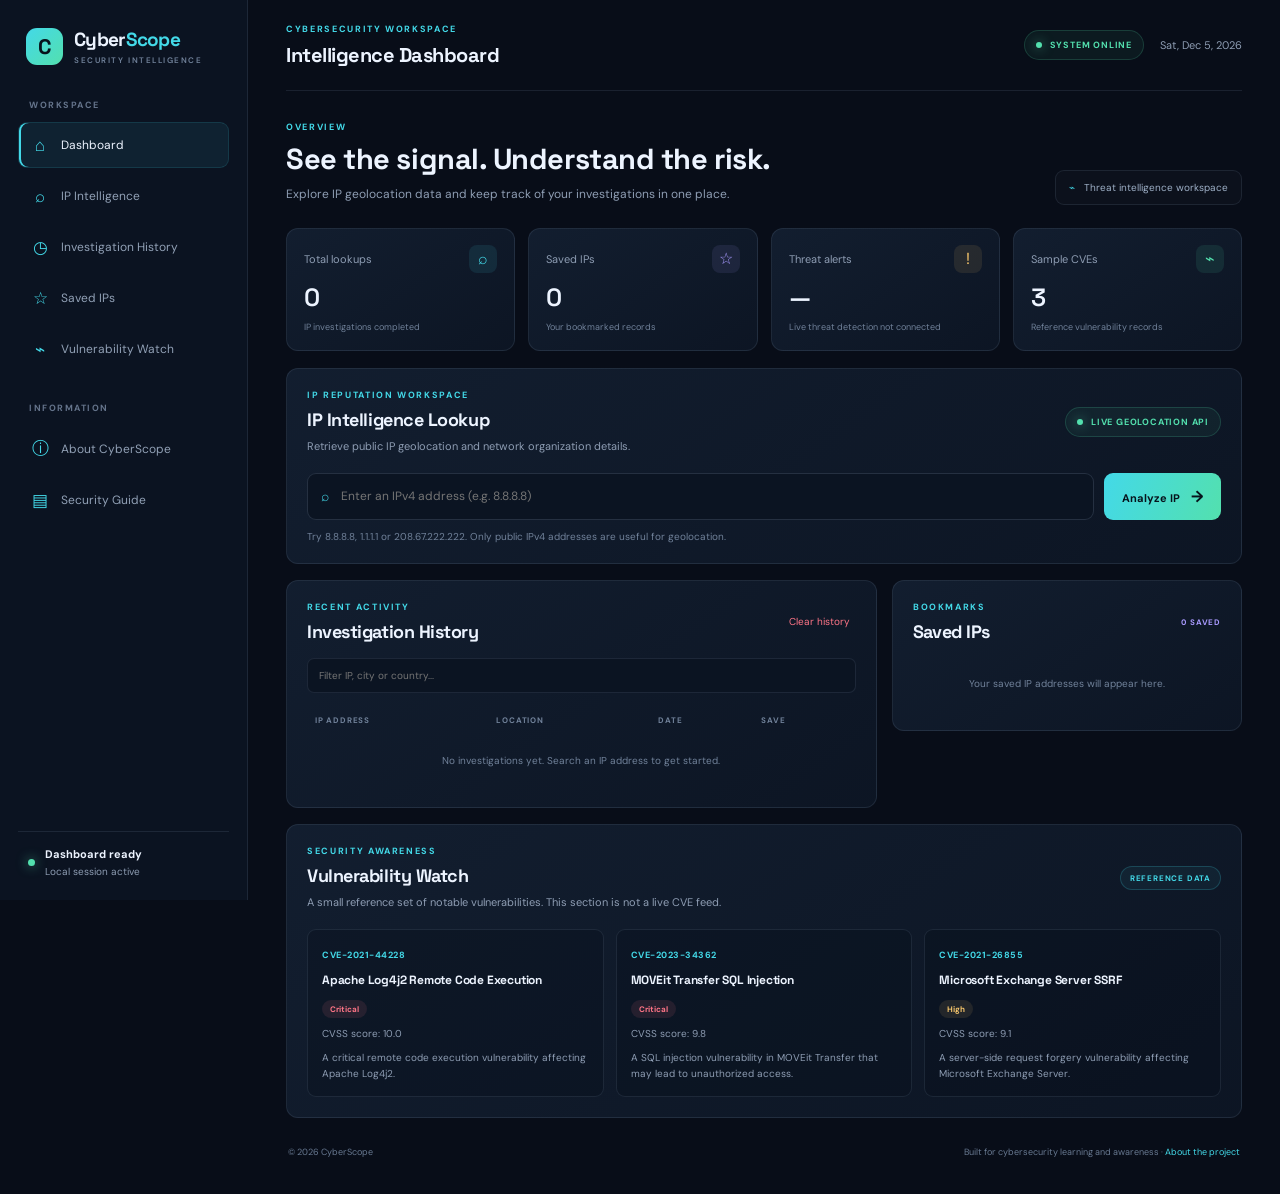
<file: index.html>
<!DOCTYPE html>
<html lang="en">
<head>
  <meta charset="UTF-8">
  <meta name="viewport" content="width=device-width, initial-scale=1.0">
  <meta name="description" content="CyberScope — a cybersecurity intelligence dashboard for IP geolocation and security awareness.">
  <title>CyberScope | Intelligence Dashboard</title>
  <link rel="preconnect" href="https://fonts.googleapis.com">
  <link rel="preconnect" href="https://fonts.gstatic.com" crossorigin>
  <link href="https://fonts.googleapis.com/css2?family=DM+Sans:wght@400;500;600;700&family=Space+Grotesk:wght@400;500;600;700&display=swap" rel="stylesheet">
  <link rel="stylesheet" href="style.css">
  <script src="script.js" defer></script>
</head>
<body>
<div class="app-shell">
  <aside class="sidebar" id="sidebar">
    <a class="brand" href="index.html"><span class="brand-mark">C</span><span>Cyber<span class="brand-accent">Scope</span><small>SECURITY INTELLIGENCE</small></span></a>
    <div class="side-label">WORKSPACE</div>
    <nav class="side-nav">
      <a class="nav-link active" href="index.html"><span class="nav-icon">⌂</span>Dashboard</a>
      <a class="nav-link" href="#lookup"><span class="nav-icon">⌕</span>IP Intelligence</a>
      <a class="nav-link" href="#history"><span class="nav-icon">◷</span>Investigation History</a>
      <a class="nav-link" href="#favorites"><span class="nav-icon">☆</span>Saved IPs</a>
      <a class="nav-link" href="#vulnerabilities"><span class="nav-icon">⌁</span>Vulnerability Watch</a>
    </nav>
    <div class="side-label side-label-spaced">INFORMATION</div>
    <nav class="side-nav">
      <a class="nav-link" href="about.html"><span class="nav-icon">ⓘ</span>About CyberScope</a>
      <a class="nav-link" href="guide.html"><span class="nav-icon">▤</span>Security Guide</a>
    </nav>
    <div class="sidebar-bottom">
      <div class="status-dot"></div>
      <div><strong>Dashboard ready</strong><small>Local session active</small></div>
    </div>
  </aside>

  <main class="main-content">
    <header class="topbar">
      <div class="topbar-left">
        <button class="mobile-menu" id="mobile-menu" aria-label="Open navigation">☰</button>
        <div><div class="eyebrow">CYBERSECURITY WORKSPACE</div><h1>Intelligence Dashboard</h1></div>
      </div>
      <div class="topbar-right"><span class="live-indicator"><i></i> SYSTEM ONLINE</span><span class="date-label" id="current-date"></span></div>
    </header>

    <section class="welcome-row">
      <div><p class="eyebrow">OVERVIEW</p><h2>See the signal. Understand the risk.</h2><p class="muted">Explore IP geolocation data and keep track of your investigations in one place.</p></div>
      <div class="welcome-chip"><span>⌁</span> Threat intelligence workspace</div>
    </section>

    <section class="stats-grid" aria-label="Dashboard statistics">
      <article class="stat-card"><div class="stat-top"><span>Total lookups</span><span class="stat-icon cyan">⌕</span></div><strong id="total-lookups">0</strong><small>IP investigations completed</small></article>
      <article class="stat-card"><div class="stat-top"><span>Saved IPs</span><span class="stat-icon violet">☆</span></div><strong id="total-favorites">0</strong><small>Your bookmarked records</small></article>
      <article class="stat-card"><div class="stat-top"><span>Threat alerts</span><span class="stat-icon amber">!</span></div><strong id="total-threats">0</strong><small>Live threat detection not connected</small></article>
      <article class="stat-card"><div class="stat-top"><span>Sample CVEs</span><span class="stat-icon green">⌁</span></div><strong id="total-vulnerabilities">3</strong><small>Reference vulnerability records</small></article>
    </section>

    <section class="panel lookup-panel" id="lookup">
      <div class="panel-heading"><div><p class="eyebrow">IP REPUTATION WORKSPACE</p><h2>IP Intelligence Lookup</h2><p class="muted">Retrieve public IP geolocation and network organization details.</p></div><span class="api-pill"><i></i> LIVE GEOLOCATION API</span></div>
      <form id="ip-search-form" class="search-form">
        <label class="sr-only" for="ip-input">IPv4 address</label>
        <div class="input-wrap"><span>⌕</span><input id="ip-input" type="text" inputmode="decimal" placeholder="Enter an IPv4 address (e.g. 8.8.8.8)" autocomplete="off" maxlength="15"></div>
        <button class="primary-button" type="submit">Analyze IP <span>→</span></button>
      </form>
      <p class="form-hint">Try 8.8.8.8, 1.1.1.1 or 208.67.222.222. Only public IPv4 addresses are useful for geolocation.</p>
      <div id="search-message" class="search-message" role="status" aria-live="polite"></div>
      <div id="ip-result" class="result-host"></div>
    </section>

    <section class="two-column">
      <section class="panel" id="history">
        <div class="panel-heading compact"><div><p class="eyebrow">RECENT ACTIVITY</p><h2>Investigation History</h2></div><button class="text-button" id="clear-history" type="button">Clear history</button></div>
        <div class="table-tools"><input id="history-search" class="small-search" type="search" placeholder="Filter IP, city or country..." aria-label="Filter history"></div>
        <div class="table-scroll"><table><thead><tr><th>IP ADDRESS</th><th>LOCATION</th><th>DATE</th><th>SAVE</th></tr></thead><tbody id="history-table-body"></tbody></table></div>
        <div class="empty-state" id="history-empty">No investigations yet. Search an IP address to get started.</div>
      </section>
      <section class="panel" id="favorites">
        <div class="panel-heading compact"><div><p class="eyebrow">BOOKMARKS</p><h2>Saved IPs</h2></div><span class="count-pill" id="favorite-count-label">0 SAVED</span></div>
        <div id="favorites-list" class="favorites-list"></div>
        <div class="empty-state" id="favorites-empty">Your saved IP addresses will appear here.</div>
      </section>
    </section>

    <section class="panel" id="vulnerabilities">
      <div class="panel-heading"><div><p class="eyebrow">SECURITY AWARENESS</p><h2>Vulnerability Watch</h2><p class="muted">A small reference set of notable vulnerabilities. This section is not a live CVE feed.</p></div><span class="reference-pill">REFERENCE DATA</span></div>
      <div id="cve-list" class="cve-grid"></div>
    </section>

    <footer class="footer"><span>© 2026 CyberScope</span><span>Built for cybersecurity learning and awareness · <a href="about.html">About the project</a></span></footer>
  </main>
</div>
</body>
</html>
</file>
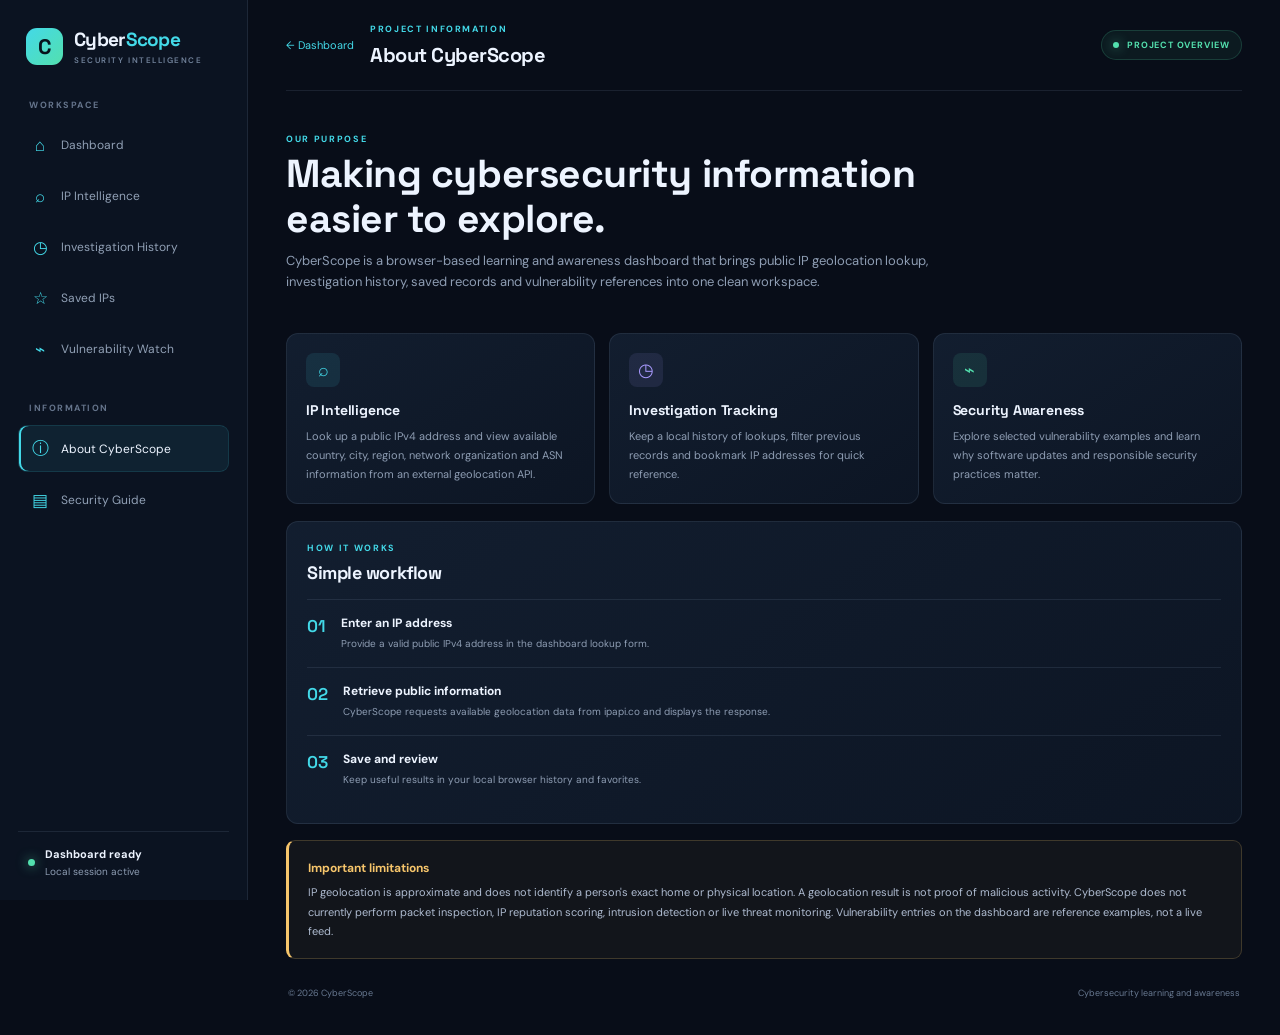
<file: about.html>
<!DOCTYPE html>
<html lang="en">
<head>
  <meta charset="UTF-8">
  <meta name="viewport" content="width=device-width, initial-scale=1.0">
  <meta name="description" content="Learn about CyberScope, a cybersecurity awareness and IP intelligence project.">
  <title>About | CyberScope</title>
  <link rel="preconnect" href="https://fonts.googleapis.com">
  <link rel="preconnect" href="https://fonts.gstatic.com" crossorigin>
  <link href="https://fonts.googleapis.com/css2?family=DM+Sans:wght@400;500;600;700&family=Space+Grotesk:wght@400;500;600;700&display=swap" rel="stylesheet">
  <link rel="stylesheet" href="style.css">
  <script src="script.js" defer></script>
</head>
<body>
<div class="app-shell">
  <aside class="sidebar" id="sidebar">
    <a class="brand" href="index.html"><span class="brand-mark">C</span><span>Cyber<span class="brand-accent">Scope</span><small>SECURITY INTELLIGENCE</small></span></a>
    <div class="side-label">WORKSPACE</div>
    <nav class="side-nav">
      <a class="nav-link" href="index.html"><span class="nav-icon">⌂</span>Dashboard</a>
      <a class="nav-link" href="index.html#lookup"><span class="nav-icon">⌕</span>IP Intelligence</a>
      <a class="nav-link" href="index.html#history"><span class="nav-icon">◷</span>Investigation History</a>
      <a class="nav-link" href="index.html#favorites"><span class="nav-icon">☆</span>Saved IPs</a>
      <a class="nav-link" href="index.html#vulnerabilities"><span class="nav-icon">⌁</span>Vulnerability Watch</a>
    </nav>
    <div class="side-label side-label-spaced">INFORMATION</div>
    <nav class="side-nav">
      <a class="nav-link active" href="about.html"><span class="nav-icon">ⓘ</span>About CyberScope</a>
      <a class="nav-link" href="guide.html"><span class="nav-icon">▤</span>Security Guide</a>
    </nav>
    <div class="sidebar-bottom"><div class="status-dot"></div><div><strong>Dashboard ready</strong><small>Local session active</small></div></div>
  </aside>
  <main class="main-content">
    <header class="topbar"><div class="topbar-left"><a class="back-link" href="index.html">← Dashboard</a><div><div class="eyebrow">PROJECT INFORMATION</div><h1>About CyberScope</h1></div></div><span class="live-indicator"><i></i> PROJECT OVERVIEW</span></header>
    <section class="page-hero"><p class="eyebrow">OUR PURPOSE</p><h2>Making cybersecurity information easier to explore.</h2><p class="muted lead">CyberScope is a browser-based learning and awareness dashboard that brings public IP geolocation lookup, investigation history, saved records and vulnerability references into one clean workspace.</p></section>
    <section class="info-grid">
      <article class="info-card"><span class="feature-icon cyan">⌕</span><h3>IP Intelligence</h3><p>Look up a public IPv4 address and view available country, city, region, network organization and ASN information from an external geolocation API.</p></article>
      <article class="info-card"><span class="feature-icon violet">◷</span><h3>Investigation Tracking</h3><p>Keep a local history of lookups, filter previous records and bookmark IP addresses for quick reference.</p></article>
      <article class="info-card"><span class="feature-icon green">⌁</span><h3>Security Awareness</h3><p>Explore selected vulnerability examples and learn why software updates and responsible security practices matter.</p></article>
    </section>
    <section class="panel content-panel"><p class="eyebrow">HOW IT WORKS</p><h2>Simple workflow</h2><div class="workflow-list"><div><b>01</b><span><strong>Enter an IP address</strong><small>Provide a valid public IPv4 address in the dashboard lookup form.</small></span></div><div><b>02</b><span><strong>Retrieve public information</strong><small>CyberScope requests available geolocation data from ipapi.co and displays the response.</small></span></div><div><b>03</b><span><strong>Save and review</strong><small>Keep useful results in your local browser history and favorites.</small></span></div></div></section>
    <section class="notice-card"><strong>Important limitations</strong><p>IP geolocation is approximate and does not identify a person's exact home or physical location. A geolocation result is not proof of malicious activity. CyberScope does not currently perform packet inspection, IP reputation scoring, intrusion detection or live threat monitoring. Vulnerability entries on the dashboard are reference examples, not a live feed.</p></section>
    <footer class="footer"><span>© 2026 CyberScope</span><span>Cybersecurity learning and awareness</span></footer>
  </main>
</div>
</body>
</html>
</file>
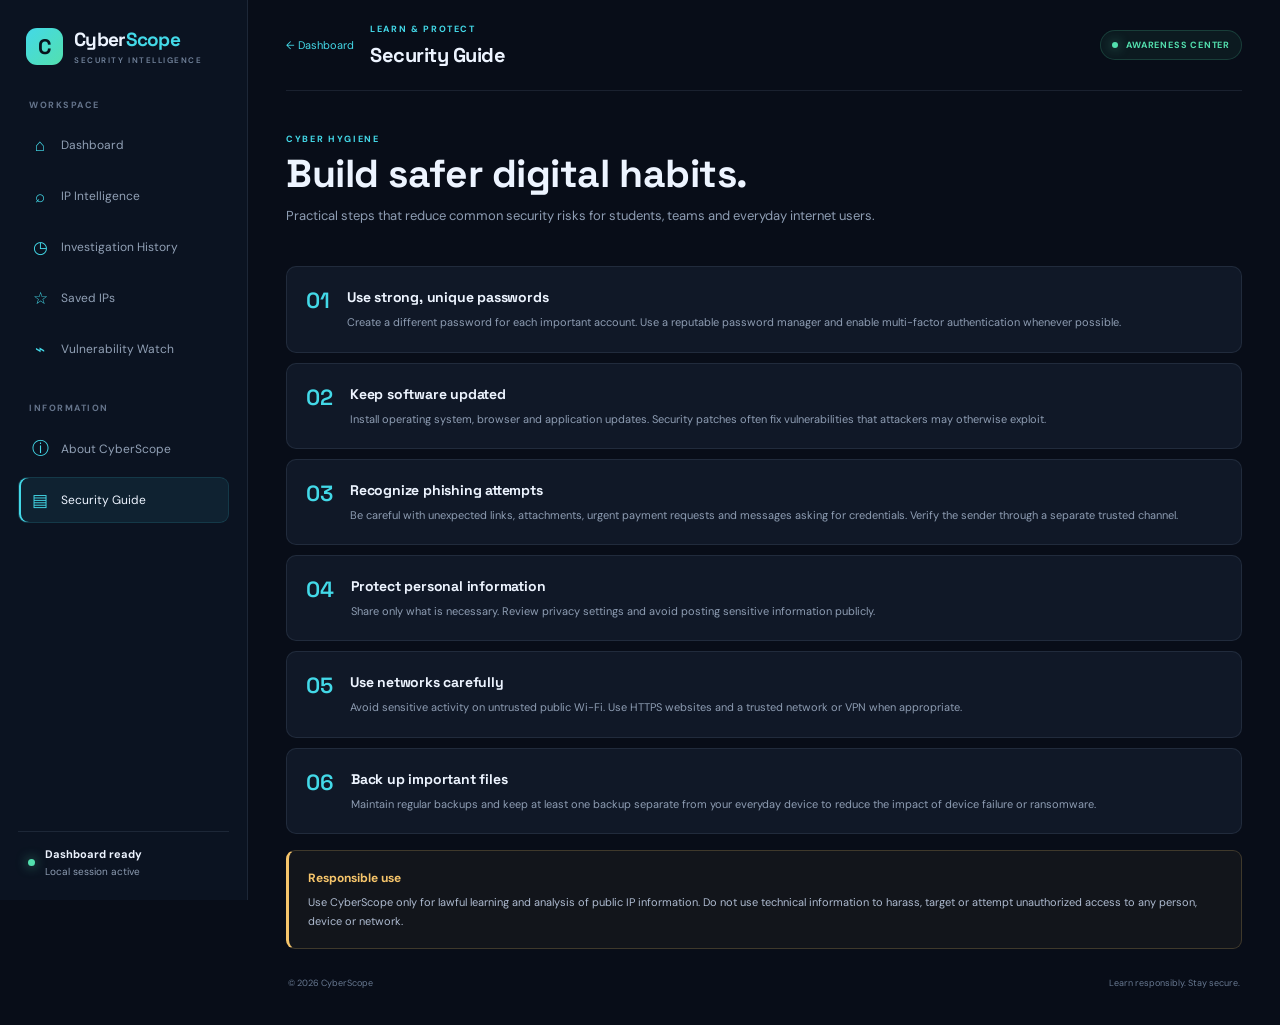
<file: guide.html>
<!DOCTYPE html>
<html lang="en">
<head>
  <meta charset="UTF-8">
  <meta name="viewport" content="width=device-width, initial-scale=1.0">
  <meta name="description" content="CyberScope security guide with practical cybersecurity awareness tips.">
  <title>Security Guide | CyberScope</title>
  <link rel="preconnect" href="https://fonts.googleapis.com">
  <link rel="preconnect" href="https://fonts.gstatic.com" crossorigin>
  <link href="https://fonts.googleapis.com/css2?family=DM+Sans:wght@400;500;600;700&family=Space+Grotesk:wght@400;500;600;700&display=swap" rel="stylesheet">
  <link rel="stylesheet" href="style.css">
  <script src="script.js" defer></script>
</head>
<body>
<div class="app-shell">
  <aside class="sidebar" id="sidebar">
    <a class="brand" href="index.html"><span class="brand-mark">C</span><span>Cyber<span class="brand-accent">Scope</span><small>SECURITY INTELLIGENCE</small></span></a>
    <div class="side-label">WORKSPACE</div>
    <nav class="side-nav">
      <a class="nav-link" href="index.html"><span class="nav-icon">⌂</span>Dashboard</a>
      <a class="nav-link" href="index.html#lookup"><span class="nav-icon">⌕</span>IP Intelligence</a>
      <a class="nav-link" href="index.html#history"><span class="nav-icon">◷</span>Investigation History</a>
      <a class="nav-link" href="index.html#favorites"><span class="nav-icon">☆</span>Saved IPs</a>
      <a class="nav-link" href="index.html#vulnerabilities"><span class="nav-icon">⌁</span>Vulnerability Watch</a>
    </nav>
    <div class="side-label side-label-spaced">INFORMATION</div>
    <nav class="side-nav">
      <a class="nav-link" href="about.html"><span class="nav-icon">ⓘ</span>About CyberScope</a>
      <a class="nav-link active" href="guide.html"><span class="nav-icon">▤</span>Security Guide</a>
    </nav>
    <div class="sidebar-bottom"><div class="status-dot"></div><div><strong>Dashboard ready</strong><small>Local session active</small></div></div>
  </aside>
  <main class="main-content">
    <header class="topbar"><div class="topbar-left"><a class="back-link" href="index.html">← Dashboard</a><div><div class="eyebrow">LEARN & PROTECT</div><h1>Security Guide</h1></div></div><span class="live-indicator"><i></i> AWARENESS CENTER</span></header>
    <section class="page-hero"><p class="eyebrow">CYBER HYGIENE</p><h2>Build safer digital habits.</h2><p class="muted lead">Practical steps that reduce common security risks for students, teams and everyday internet users.</p></section>
    <section class="guide-list">
      <article class="guide-item"><div class="guide-number">01</div><div><h3>Use strong, unique passwords</h3><p>Create a different password for each important account. Use a reputable password manager and enable multi-factor authentication whenever possible.</p></div></article>
      <article class="guide-item"><div class="guide-number">02</div><div><h3>Keep software updated</h3><p>Install operating system, browser and application updates. Security patches often fix vulnerabilities that attackers may otherwise exploit.</p></div></article>
      <article class="guide-item"><div class="guide-number">03</div><div><h3>Recognize phishing attempts</h3><p>Be careful with unexpected links, attachments, urgent payment requests and messages asking for credentials. Verify the sender through a separate trusted channel.</p></div></article>
      <article class="guide-item"><div class="guide-number">04</div><div><h3>Protect personal information</h3><p>Share only what is necessary. Review privacy settings and avoid posting sensitive information publicly.</p></div></article>
      <article class="guide-item"><div class="guide-number">05</div><div><h3>Use networks carefully</h3><p>Avoid sensitive activity on untrusted public Wi-Fi. Use HTTPS websites and a trusted network or VPN when appropriate.</p></div></article>
      <article class="guide-item"><div class="guide-number">06</div><div><h3>Back up important files</h3><p>Maintain regular backups and keep at least one backup separate from your everyday device to reduce the impact of device failure or ransomware.</p></div></article>
    </section>
    <section class="notice-card"><strong>Responsible use</strong><p>Use CyberScope only for lawful learning and analysis of public IP information. Do not use technical information to harass, target or attempt unauthorized access to any person, device or network.</p></section>
    <footer class="footer"><span>© 2026 CyberScope</span><span>Learn responsibly. Stay secure.</span></footer>
  </main>
</div>
</body>
</html>
</file>
<file: style.css>
/* =====================================================
   CYBERSCOPE — FINAL RESPONSIVE DESIGN
===================================================== */
:root {
  --bg: #080d18;
  --panel: #101827;
  --panel-2: #131f30;
  --line: rgba(148, 169, 198, .13);
  --text: #edf4ff;
  --muted: #8e9db3;
  --cyan: #43d9e8;
  --green: #53e0ae;
  --violet: #a99aff;
  --amber: #f6c56b;
  --red: #ff7587;
  --sidebar: 248px;
}
* { box-sizing: border-box; }
html { scroll-behavior: smooth; scroll-padding-top: 28px; }
body { margin: 0; background: var(--bg); color: var(--text); font-family: "DM Sans", sans-serif; font-size: 14px; }
a { color: inherit; text-decoration: none; }
button, input { font: inherit; }
button { cursor: pointer; }
.app-shell { min-height: 100vh; }
.sidebar { position: fixed; inset: 0 auto 0 0; width: var(--sidebar); padding: 27px 18px 18px; background: #0b1321; border-right: 1px solid var(--line); display: flex; flex-direction: column; z-index: 20; }
.brand { display: flex; align-items: center; gap: 11px; padding: 0 8px 34px; font: 700 19px "Space Grotesk", sans-serif; letter-spacing: -.7px; }
.brand-mark { width: 37px; height: 37px; display: grid; place-items: center; border-radius: 11px; color: #07131c; background: linear-gradient(135deg, var(--cyan), var(--green)); font-size: 21px; }
.brand-accent { color: var(--cyan); }
.brand small { display: block; margin-top: 3px; color: #71829a; font: 600 8px "DM Sans", sans-serif; letter-spacing: 1.55px; }
.side-label { padding: 0 11px 11px; color: #65748b; font-size: 9px; font-weight: 700; letter-spacing: 1.5px; }
.side-label-spaced { margin-top: 30px; }
.side-nav { display: grid; gap: 5px; }
.nav-link { display: flex; align-items: center; gap: 12px; padding: 11px 12px; border: 1px solid transparent; border-radius: 9px; color: #91a0b5; font-size: 12px; transition: .2s; }
.nav-link:hover, .nav-link.active { color: var(--text); background: rgba(67,217,232,.08); border-color: rgba(67,217,232,.12); }
.nav-link.active { box-shadow: inset 2px 0 var(--cyan); }
.nav-icon { width: 18px; text-align: center; color: var(--cyan); font-size: 17px; }
.sidebar-bottom { margin-top: auto; display: flex; align-items: center; gap: 10px; padding: 15px 10px 4px; border-top: 1px solid var(--line); }
.sidebar-bottom strong, .sidebar-bottom small { display: block; }
.sidebar-bottom strong { font-size: 11px; }
.sidebar-bottom small { margin-top: 4px; color: var(--muted); font-size: 10px; }
.status-dot, .live-indicator i, .api-pill i { width: 7px; height: 7px; border-radius: 50%; background: var(--green); box-shadow: 0 0 12px rgba(83,224,174,.7); }
.main-content { margin-left: var(--sidebar); max-width: 1700px; padding: 0 38px 24px; }
.topbar { min-height: 91px; display: flex; align-items: center; justify-content: space-between; gap: 18px; border-bottom: 1px solid var(--line); }
.topbar-left, .topbar-right { display: flex; align-items: center; gap: 16px; }
.eyebrow { margin: 0 0 7px; color: var(--cyan); font-size: 9px; font-weight: 700; letter-spacing: 1.65px; }
h1, h2, h3, p { margin-top: 0; }
h1, h2, h3 { font-family: "Space Grotesk", sans-serif; }
h1 { margin: 0; font-size: 20px; letter-spacing: -.5px; }
h2 { margin: 0; font-size: 18px; letter-spacing: -.45px; }
h3 { letter-spacing: -.2px; }
.date-label { color: var(--muted); font-size: 11px; }
.live-indicator, .api-pill, .reference-pill { display: inline-flex; align-items: center; gap: 8px; border: 1px solid rgba(83,224,174,.18); border-radius: 20px; padding: 8px 11px; color: var(--green); background: rgba(83,224,174,.06); font-size: 9px; font-weight: 700; letter-spacing: .8px; white-space: nowrap; }
.live-indicator i, .api-pill i { width: 6px; height: 6px; }
.mobile-menu { display: none; border: 1px solid var(--line); border-radius: 8px; padding: 8px 10px; color: var(--text); background: var(--panel); }
.welcome-row { display: flex; justify-content: space-between; align-items: end; gap: 20px; padding: 30px 0 23px; }
.welcome-row h2, .page-hero h2 { margin-bottom: 8px; font-size: clamp(22px, 3vw, 29px); }
.muted { color: var(--muted); line-height: 1.65; }
.welcome-row .muted { margin: 0; font-size: 12px; }
.welcome-chip { padding: 10px 13px; color: #9eb0c7; border: 1px solid var(--line); background: rgba(255,255,255,.02); border-radius: 9px; font-size: 10px; }
.welcome-chip span { color: var(--cyan); margin-right: 6px; }
.stats-grid { display: grid; grid-template-columns: repeat(4, minmax(0,1fr)); gap: 13px; margin-bottom: 17px; }
.stat-card, .panel, .info-card { border: 1px solid var(--line); border-radius: 12px; background: linear-gradient(145deg, rgba(19,31,48,.96), rgba(13,22,36,.96)); }
.stat-card { padding: 16px 17px; min-height: 112px; }
.stat-top { display: flex; align-items: center; justify-content: space-between; color: var(--muted); font-size: 11px; }
.stat-card strong { display: block; margin: 8px 0 3px; font: 600 25px "Space Grotesk", sans-serif; }
.stat-card small { color: #708199; font-size: 9px; }
.stat-icon, .feature-icon { display: grid; place-items: center; width: 28px; height: 28px; border-radius: 8px; font-size: 16px; }
.cyan { color: var(--cyan); background: rgba(67,217,232,.1); }
.violet { color: var(--violet); background: rgba(169,154,255,.1); }
.amber { color: var(--amber); background: rgba(246,197,107,.1); }
.green { color: var(--green); background: rgba(83,224,174,.1); }
.panel { padding: 20px; margin-bottom: 16px; }
.panel-heading { display: flex; align-items: center; justify-content: space-between; gap: 15px; margin-bottom: 18px; }
.panel-heading .muted { margin: 6px 0 0; font-size: 11px; }
.panel-heading.compact { margin-bottom: 15px; }
.search-form { display: flex; gap: 10px; }
.input-wrap { display: flex; align-items: center; flex: 1; gap: 10px; min-width: 0; border: 1px solid rgba(139,160,190,.2); border-radius: 9px; padding: 0 13px; background: #0b1422; color: var(--cyan); }
.input-wrap input { width: 100%; min-width: 0; height: 45px; outline: 0; border: 0; color: var(--text); background: transparent; font-size: 12px; }
.input-wrap:focus-within { border-color: rgba(67,217,232,.6); box-shadow: 0 0 0 3px rgba(67,217,232,.07); }
.primary-button { border: 0; border-radius: 9px; padding: 0 18px; color: #07131c; background: linear-gradient(110deg, var(--cyan), var(--green)); font-size: 11px; font-weight: 700; white-space: nowrap; transition: .2s; }
.primary-button:hover { transform: translateY(-1px); filter: brightness(1.06); }
.primary-button:disabled { opacity: .6; cursor: wait; transform: none; }
.primary-button span { margin-left: 8px; font-size: 16px; }
.form-hint { margin: 10px 0 0; color: #71829a; font-size: 10px; }
.search-message { min-height: 0; margin-top: 0; font-size: 11px; }
.search-message:not(:empty) { margin-top: 12px; }
.search-message.error { color: var(--red); }
.search-message.success { color: var(--green); }
.result-host:empty { display: none; }
.result-card { margin-top: 16px; padding: 17px; border: 1px solid rgba(67,217,232,.2); border-radius: 10px; background: rgba(67,217,232,.035); }
.result-header { display: flex; align-items: center; justify-content: space-between; gap: 10px; }
.result-header h3 { margin: 0; font-size: 14px; }
.demo-badge, .reference-pill { padding: 6px 9px; border: 1px solid rgba(67,217,232,.2); border-radius: 20px; color: var(--cyan); background: rgba(67,217,232,.06); font-size: 8px; font-weight: 700; letter-spacing: .8px; }
.result-ip { margin: 14px 0; color: var(--cyan); font-size: 24px; }
.result-grid { display: grid; grid-template-columns: repeat(3,minmax(0,1fr)); gap: 10px; }
.result-item { padding: 10px; border: 1px solid var(--line); border-radius: 8px; background: rgba(5,12,22,.35); min-width: 0; }
.result-label, .result-value { display: block; overflow-wrap: anywhere; }
.result-label { margin-bottom: 5px; color: var(--muted); font-size: 9px; }
.result-value { font-size: 11px; }
.favorite-button { margin-top: 13px; border: 1px solid rgba(169,154,255,.3); border-radius: 7px; padding: 8px 11px; color: var(--violet); background: rgba(169,154,255,.07); font-size: 10px; }
.two-column { display: grid; grid-template-columns: minmax(0,1.35fr) minmax(270px,.8fr); gap: 15px; align-items: start; }
.two-column .panel { min-width: 0; }
.text-button { border: 0; color: var(--red); background: transparent; font-size: 10px; }
.text-button:hover { text-decoration: underline; }
.table-tools { margin-bottom: 12px; }
.small-search { width: 100%; height: 35px; padding: 0 11px; outline: none; border: 1px solid var(--line); border-radius: 7px; color: var(--text); background: #0b1422; font-size: 10px; }
.small-search:focus { border-color: rgba(67,217,232,.5); }
.table-scroll { overflow-x: auto; }
table { width: 100%; border-collapse: collapse; text-align: left; white-space: nowrap; }
th { padding: 10px 8px; color: #71829a; font-size: 8px; letter-spacing: .8px; font-weight: 700; }
td { padding: 11px 8px; border-top: 1px solid var(--line); color: #b9c6d8; font-size: 10px; }
td:first-child { color: var(--cyan); font-weight: 600; }
td button { border: 0; color: var(--violet); background: transparent; font-size: 15px; }
.empty-state { padding: 18px 10px; color: #71829a; text-align: center; font-size: 10px; line-height: 1.6; }
.favorites-list { display: grid; gap: 9px; }
.favorite-card { padding: 12px; border: 1px solid var(--line); border-radius: 8px; background: rgba(5,12,22,.25); }
.favorite-card h3 { margin: 0 0 5px; color: var(--cyan); font-size: 13px; }
.favorite-card p { margin: 3px 0; color: var(--muted); font-size: 10px; }
.favorite-card button { margin-top: 8px; border: 0; padding: 0; color: var(--red); background: transparent; font-size: 10px; }
.count-pill { color: var(--violet); font-size: 8px; font-weight: 700; letter-spacing: .8px; }
.cve-grid { display: grid; grid-template-columns: repeat(3,minmax(0,1fr)); gap: 12px; }
.cve-card { padding: 14px; border: 1px solid var(--line); border-radius: 9px; background: rgba(5,12,22,.28); }
.cve-id { color: var(--cyan); font-size: 9px; font-weight: 700; letter-spacing: .5px; }
.cve-card h3 { margin: 9px 0; font-size: 12px; line-height: 1.5; }
.cve-card p { margin: 8px 0 0; color: var(--muted); font-size: 10px; line-height: 1.6; }
.severity-badge { display: inline-block; border-radius: 20px; padding: 4px 8px; font-size: 8px; font-weight: 700; }
.severity-badge.critical { color: var(--red); background: rgba(255,117,135,.1); }
.severity-badge.high { color: var(--amber); background: rgba(246,197,107,.1); }
.footer { display: flex; justify-content: space-between; gap: 12px; padding: 12px 2px; color: #687991; font-size: 9px; }
.footer a { color: var(--cyan); }
.page-hero { padding: 42px 0 27px; max-width: 760px; }
.page-hero h2 { max-width: 650px; font-size: clamp(27px,4vw,39px); line-height: 1.15; }
.lead { max-width: 690px; font-size: 13px; }
.info-grid { display: grid; grid-template-columns: repeat(3,minmax(0,1fr)); gap: 14px; margin-bottom: 17px; }
.info-card { padding: 19px; }
.info-card h3 { margin: 14px 0 8px; font-size: 14px; }
.info-card p, .guide-item p { margin: 0; color: var(--muted); font-size: 11px; line-height: 1.75; }
.feature-icon { width: 34px; height: 34px; font-size: 18px; }
.content-panel h2 { margin-bottom: 15px; }
.workflow-list { display: grid; gap: 0; }
.workflow-list > div { display: flex; gap: 15px; padding: 15px 0; border-top: 1px solid var(--line); }
.workflow-list b { color: var(--cyan); font: 600 17px "Space Grotesk",sans-serif; }
.workflow-list strong, .workflow-list small { display: block; }
.workflow-list strong { margin-bottom: 5px; font-size: 12px; }
.workflow-list small { color: var(--muted); font-size: 10px; line-height: 1.6; }
.notice-card { margin: 16px 0; padding: 17px 19px; border: 1px solid rgba(246,197,107,.2); border-left: 3px solid var(--amber); border-radius: 9px; background: rgba(246,197,107,.045); }
.notice-card strong { color: var(--amber); font-size: 12px; }
.notice-card p { margin: 7px 0 0; color: #aebbd0; font-size: 11px; line-height: 1.75; }
.guide-list { display: grid; gap: 10px; }
.guide-item { display: flex; gap: 17px; padding: 19px; border: 1px solid var(--line); border-radius: 10px; background: var(--panel); }
.guide-number { color: var(--cyan); font: 600 22px "Space Grotesk",sans-serif; }
.guide-item h3 { margin: 2px 0 7px; font-size: 14px; }
.back-link { color: var(--cyan); font-size: 11px; white-space: nowrap; }
.sr-only { position: absolute; width: 1px; height: 1px; padding: 0; margin: -1px; overflow: hidden; clip: rect(0,0,0,0); white-space: nowrap; border: 0; }

@media (max-width: 1100px) {
  .main-content { padding: 0 24px 22px; }
  .stats-grid { grid-template-columns: repeat(2,minmax(0,1fr)); }
  .two-column { grid-template-columns: 1fr; }
}
@media (max-width: 760px) {
  :root { --sidebar: 248px; }
  .sidebar { transform: translateX(-100%); transition: transform .25s ease; box-shadow: 20px 0 50px rgba(0,0,0,.25); }
  .sidebar.open { transform: translateX(0); }
  .main-content { margin-left: 0; padding: 0 16px 20px; }
  .mobile-menu { display: inline-block; }
  .topbar { min-height: 78px; }
  .topbar-right .live-indicator { display: none; }
  .date-label { font-size: 9px; }
  .welcome-row { align-items: start; flex-direction: column; padding-top: 24px; }
  .welcome-chip { display: none; }
  .stats-grid { gap: 9px; }
  .stat-card { padding: 13px; min-height: 105px; }
  .stat-card strong { font-size: 22px; }
  .panel { padding: 15px; }
  .panel-heading { align-items: flex-start; }
  .api-pill { font-size: 7px; padding: 7px; }
  .search-form { flex-direction: column; }
  .primary-button { height: 43px; }
  .result-grid { grid-template-columns: repeat(2,minmax(0,1fr)); }
  .cve-grid, .info-grid { grid-template-columns: 1fr; }
  .footer { flex-direction: column; }
  .topbar-left { gap: 10px; }
  h1 { font-size: 17px; }
}
@media (max-width: 390px) {
  .date-label { display: none; }
  .stats-grid { grid-template-columns: 1fr 1fr; }
  .stat-card small { font-size: 8px; }
  .result-grid { grid-template-columns: 1fr; }
}
</file>
